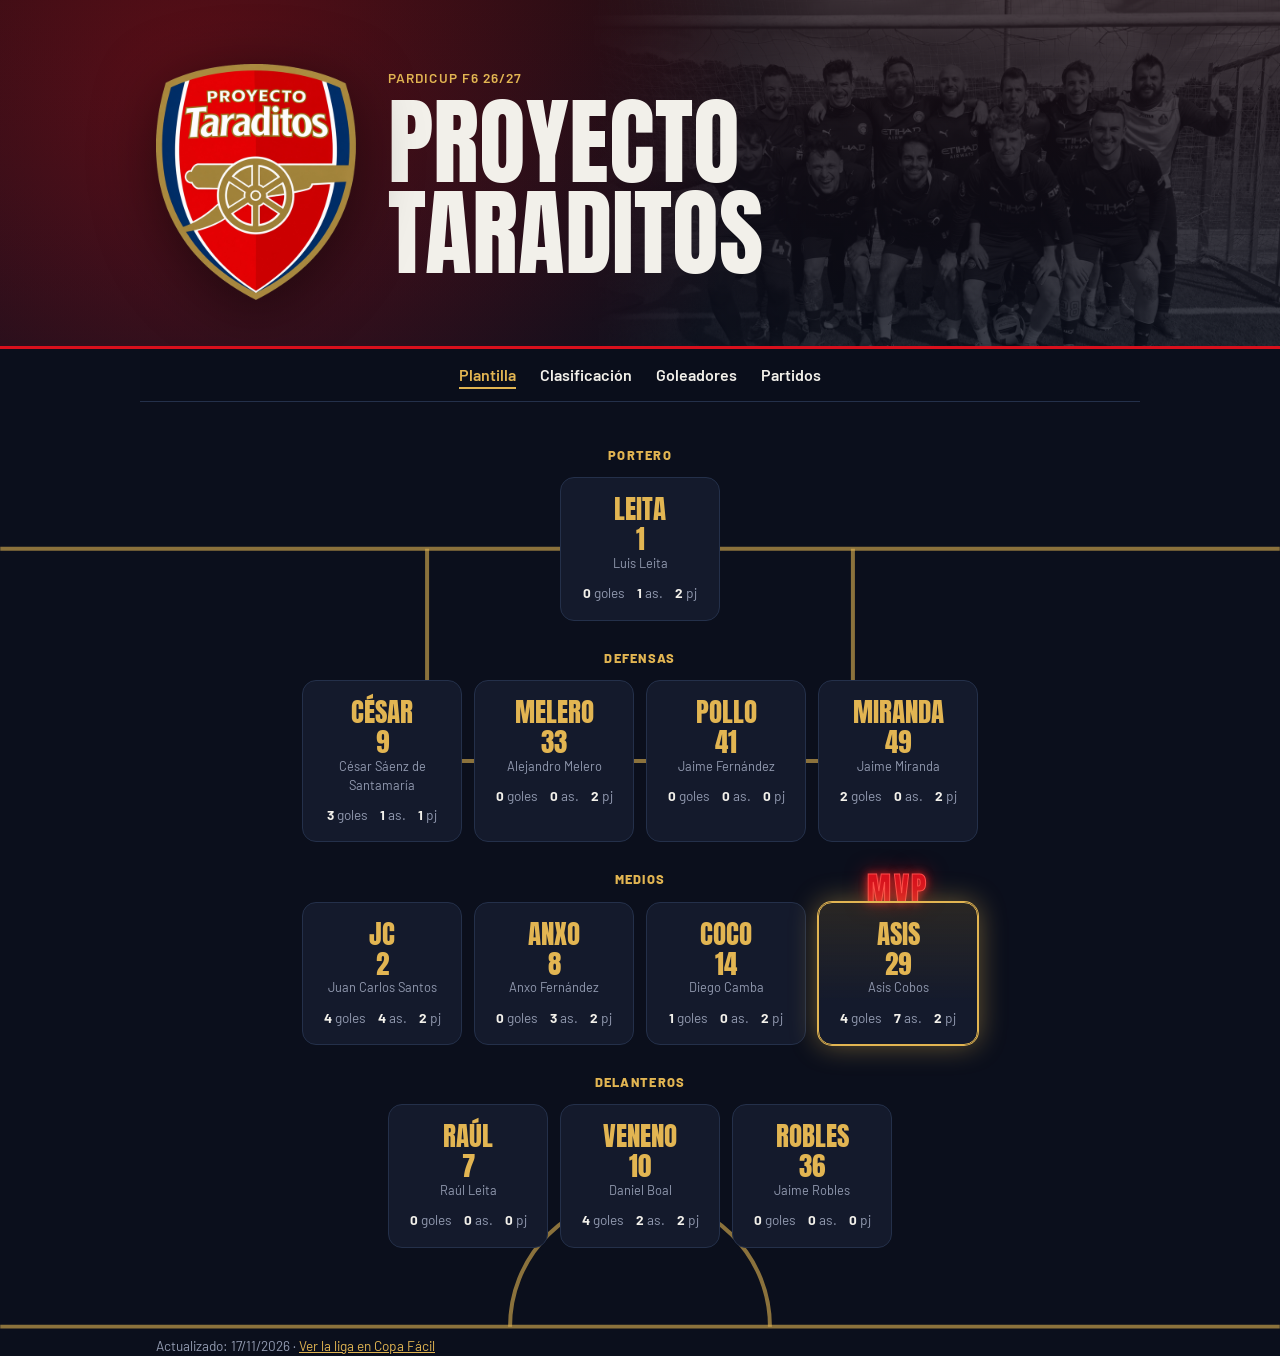
<file: index.html>
<!doctype html>
<html lang="es">
<head>
  <meta charset="utf-8">
  <meta name="viewport" content="width=device-width, initial-scale=1">
  <title>Plantilla · Proyecto Taraditos</title>
  <link rel="icon" href="escudo.png">
  <link rel="preconnect" href="https://fonts.googleapis.com">
  <link href="https://fonts.googleapis.com/css2?family=Anton&family=Barlow:wght@400;600;800&display=swap" rel="stylesheet">
  <link rel="stylesheet" href="estilos.css">
</head>
<body>
  <header class="hero">
    <div class="wrap hero-grid">
      <a href="index.html"><img class="escudo" src="escudo.png" alt="Escudo de Proyecto Taraditos"></a>
      <div>
        <p class="liga" id="liga"></p>
        <h1 id="equipo"></h1>
      </div>
    </div>
  </header>

  <nav class="tabs wrap">
    <a href="index.html">Plantilla</a>
    <a href="clasificacion.html">Clasificación</a>
    <a href="goleadores.html">Goleadores</a>
    <a href="partidos.html">Partidos</a>
  </nav>

  <main class="wrap">
    <section class="campo">
      <div id="jugadores"></div>
    </section>
  </main>

  <footer class="wrap">
    <span id="actualizado"></span> · <a id="liga-link" target="_blank" rel="noopener">Ver la liga en Copa Fácil</a>
  </footer>

  <script src="liga.js"></script>
  <script src="datos.js"></script>
  <script src="app.js"></script>
</body>
</html>
</file>
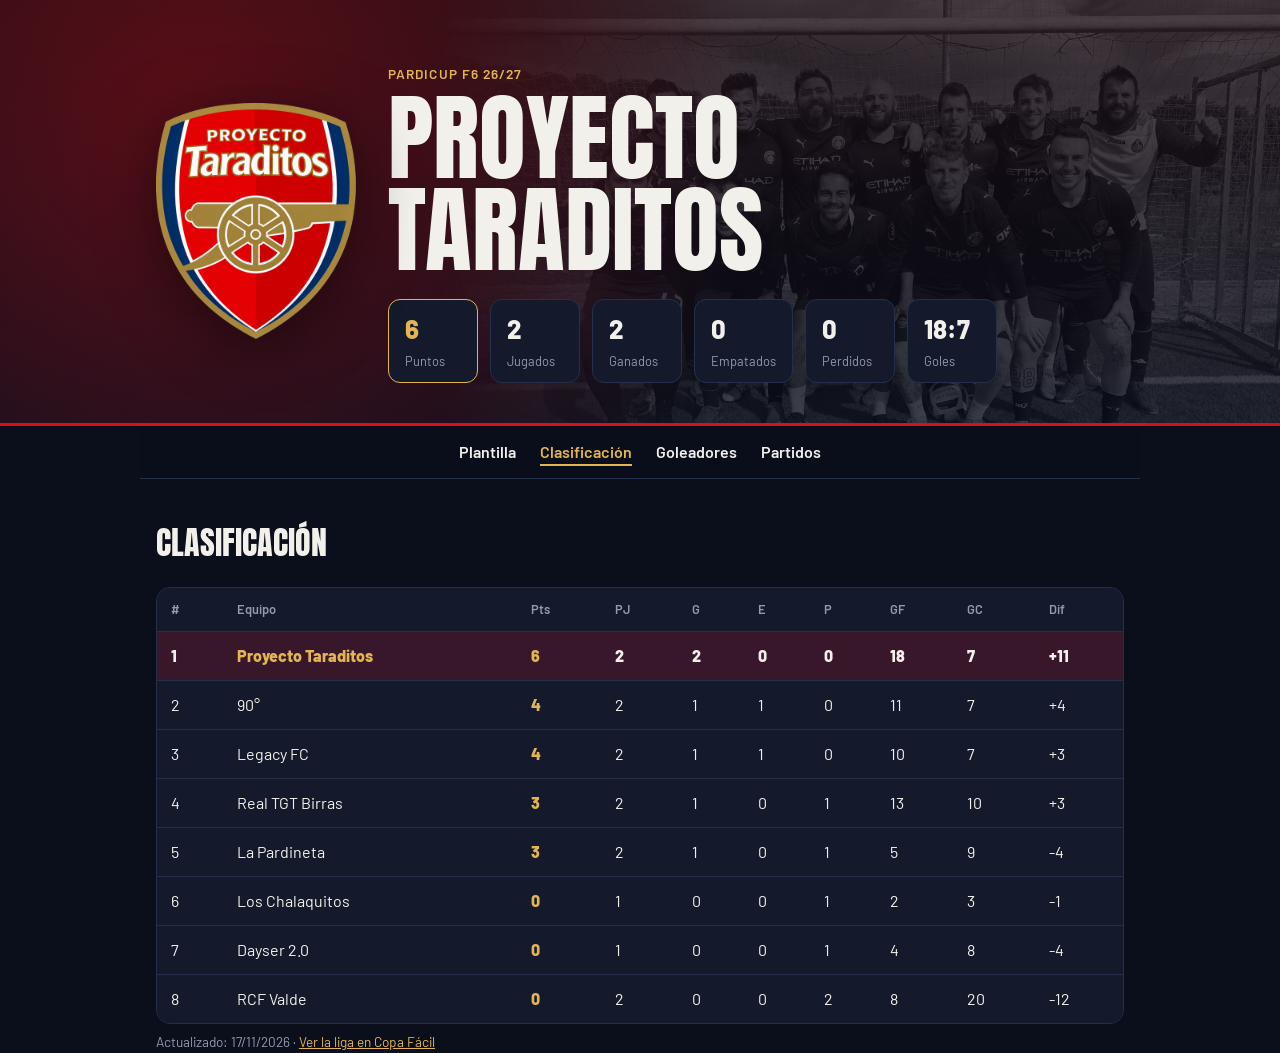
<file: clasificacion.html>
<!doctype html>
<html lang="es">
<head>
  <meta charset="utf-8">
  <meta name="viewport" content="width=device-width, initial-scale=1">
  <title>Clasificación · Proyecto Taraditos</title>
  <link rel="icon" href="escudo.png">
  <link rel="preconnect" href="https://fonts.googleapis.com">
  <link href="https://fonts.googleapis.com/css2?family=Anton&family=Barlow:wght@400;600;800&display=swap" rel="stylesheet">
  <link rel="stylesheet" href="estilos.css">
</head>
<body>
  <header class="hero">
    <div class="wrap hero-grid">
      <a href="index.html"><img class="escudo" src="escudo.png" alt="Escudo de Proyecto Taraditos"></a>
      <div>
        <p class="liga" id="liga"></p>
        <h1 id="equipo"></h1>
        <div class="resumen" id="resumen"></div>
      </div>
    </div>
  </header>

  <nav class="tabs wrap">
    <a href="index.html">Plantilla</a>
    <a href="clasificacion.html">Clasificación</a>
    <a href="goleadores.html">Goleadores</a>
    <a href="partidos.html">Partidos</a>
  </nav>

  <main class="wrap">
    <section>
      <h2>Clasificación</h2>
      <div class="tabla-wrap">
        <table>
          <thead><tr><th>#</th><th>Equipo</th><th>Pts</th><th>PJ</th><th>G</th><th>E</th><th>P</th><th>GF</th><th>GC</th><th>Dif</th></tr></thead>
          <tbody id="clasificacion"></tbody>
        </table>
      </div>
    </section>
  </main>

  <footer class="wrap">
    <span id="actualizado"></span> · <a id="liga-link" target="_blank" rel="noopener">Ver la liga en Copa Fácil</a>
  </footer>

  <script src="liga.js"></script>
  <script src="datos.js"></script>
  <script src="app.js"></script>
</body>
</html>
</file>
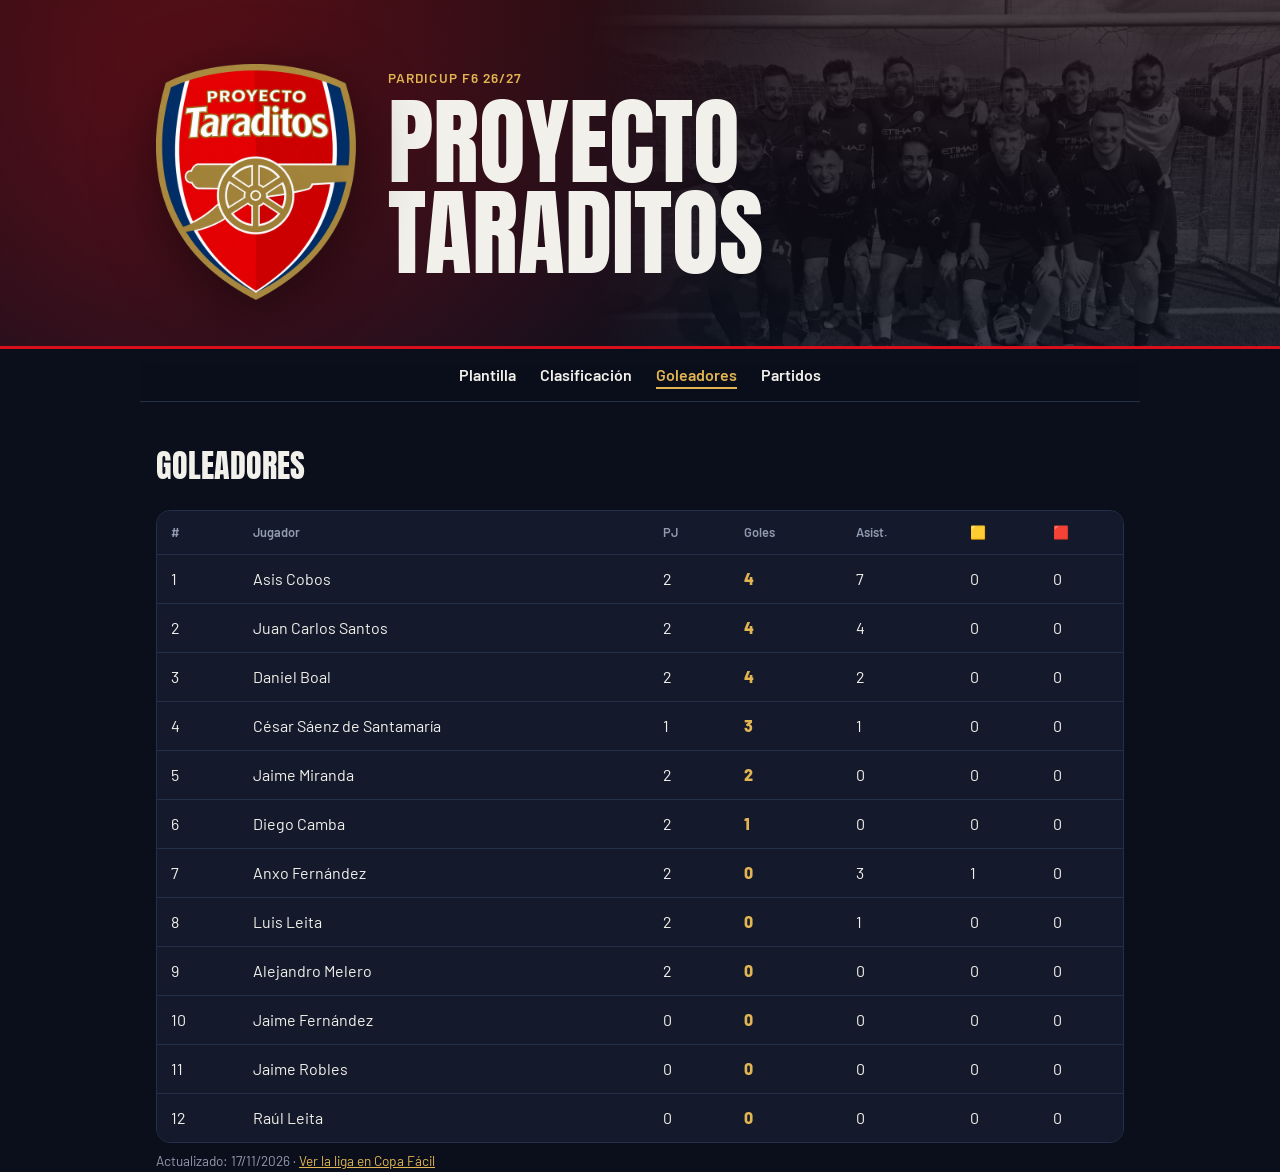
<file: goleadores.html>
<!doctype html>
<html lang="es">
<head>
  <meta charset="utf-8">
  <meta name="viewport" content="width=device-width, initial-scale=1">
  <title>Goleadores · Proyecto Taraditos</title>
  <link rel="icon" href="escudo.png">
  <link rel="preconnect" href="https://fonts.googleapis.com">
  <link href="https://fonts.googleapis.com/css2?family=Anton&family=Barlow:wght@400;600;800&display=swap" rel="stylesheet">
  <link rel="stylesheet" href="estilos.css">
</head>
<body>
  <header class="hero">
    <div class="wrap hero-grid">
      <a href="index.html"><img class="escudo" src="escudo.png" alt="Escudo de Proyecto Taraditos"></a>
      <div>
        <p class="liga" id="liga"></p>
        <h1 id="equipo"></h1>
      </div>
    </div>
  </header>

  <nav class="tabs wrap">
    <a href="index.html">Plantilla</a>
    <a href="clasificacion.html">Clasificación</a>
    <a href="goleadores.html">Goleadores</a>
    <a href="partidos.html">Partidos</a>
  </nav>

  <main class="wrap">
    <section>
      <h2>Goleadores</h2>
      <div class="tabla-wrap">
        <table>
          <thead><tr><th>#</th><th>Jugador</th><th>PJ</th><th>Goles</th><th>Asist.</th><th title="Amarillas">🟨</th><th title="Rojas">🟥</th></tr></thead>
          <tbody id="tabla"></tbody>
        </table>
      </div>
    </section>
  </main>

  <footer class="wrap">
    <span id="actualizado"></span> · <a id="liga-link" target="_blank" rel="noopener">Ver la liga en Copa Fácil</a>
  </footer>

  <script src="liga.js"></script>
  <script src="datos.js"></script>
  <script src="app.js"></script>
</body>
</html>
</file>
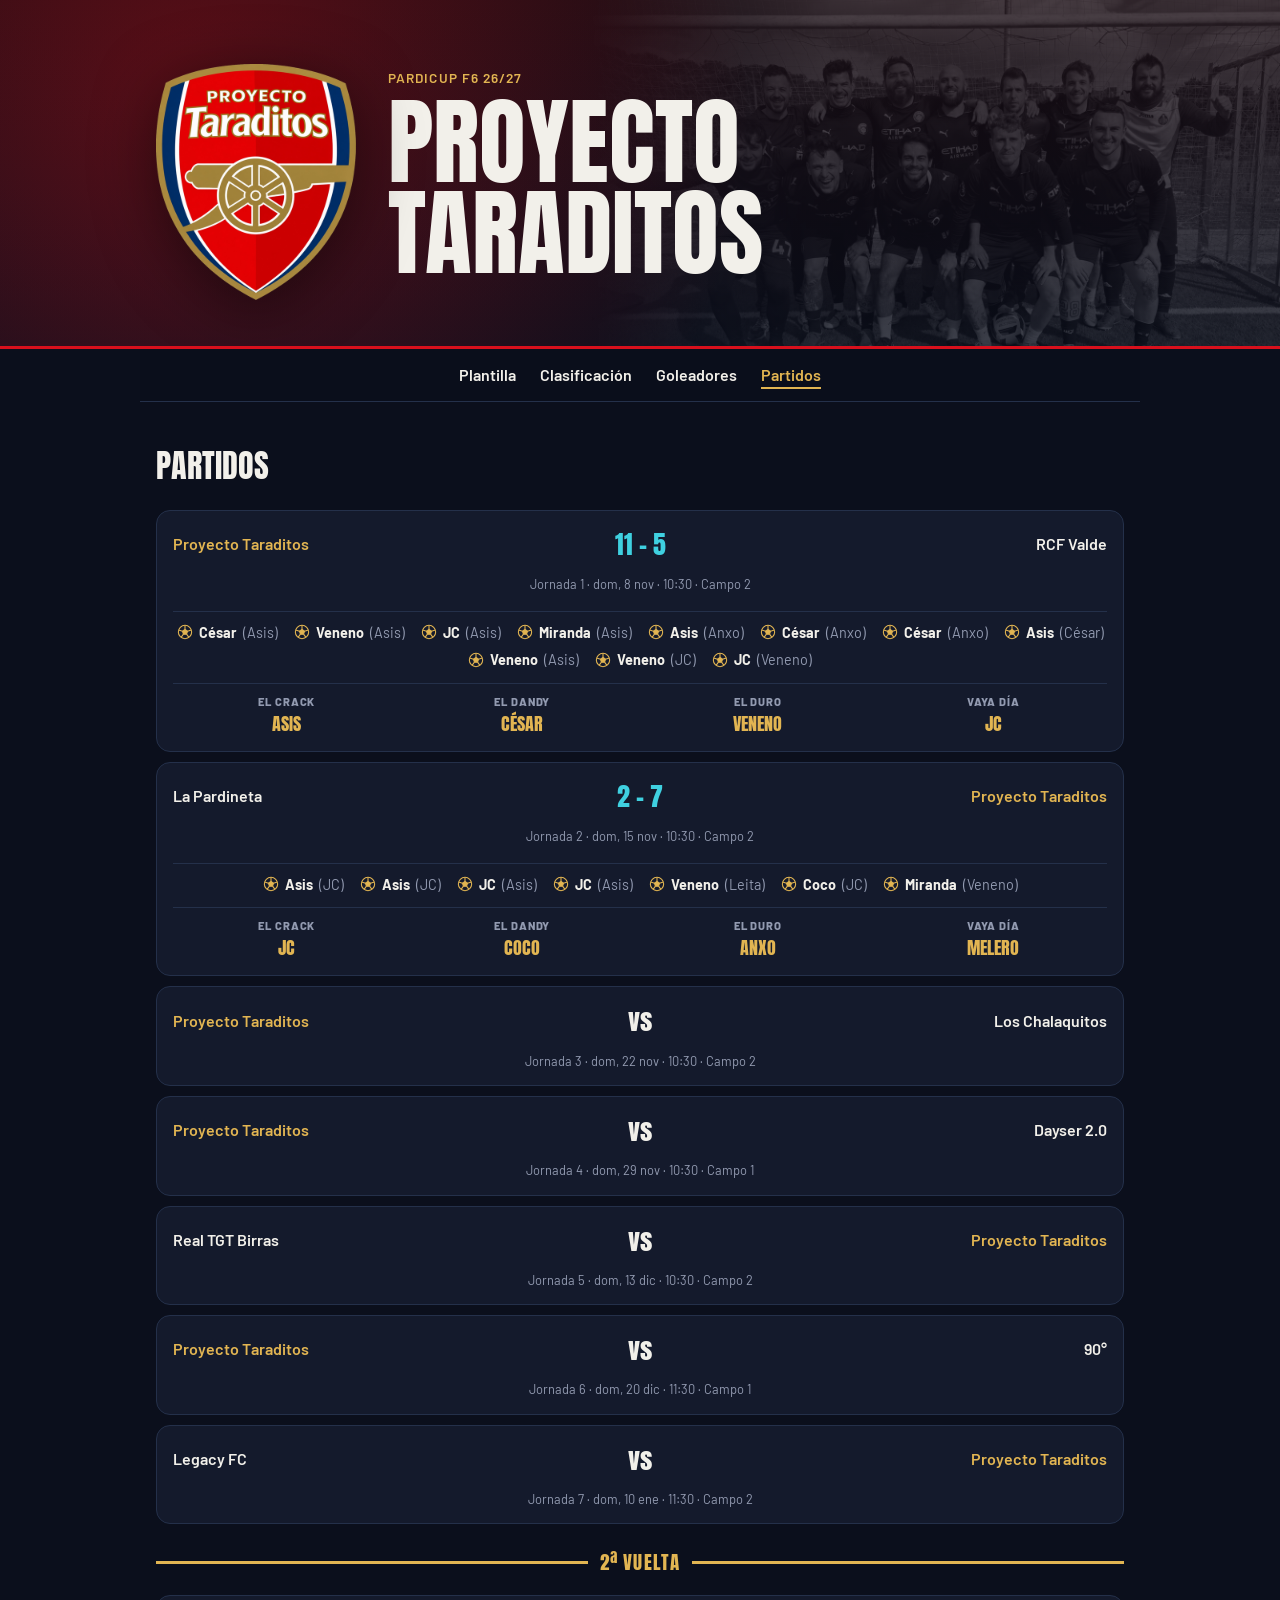
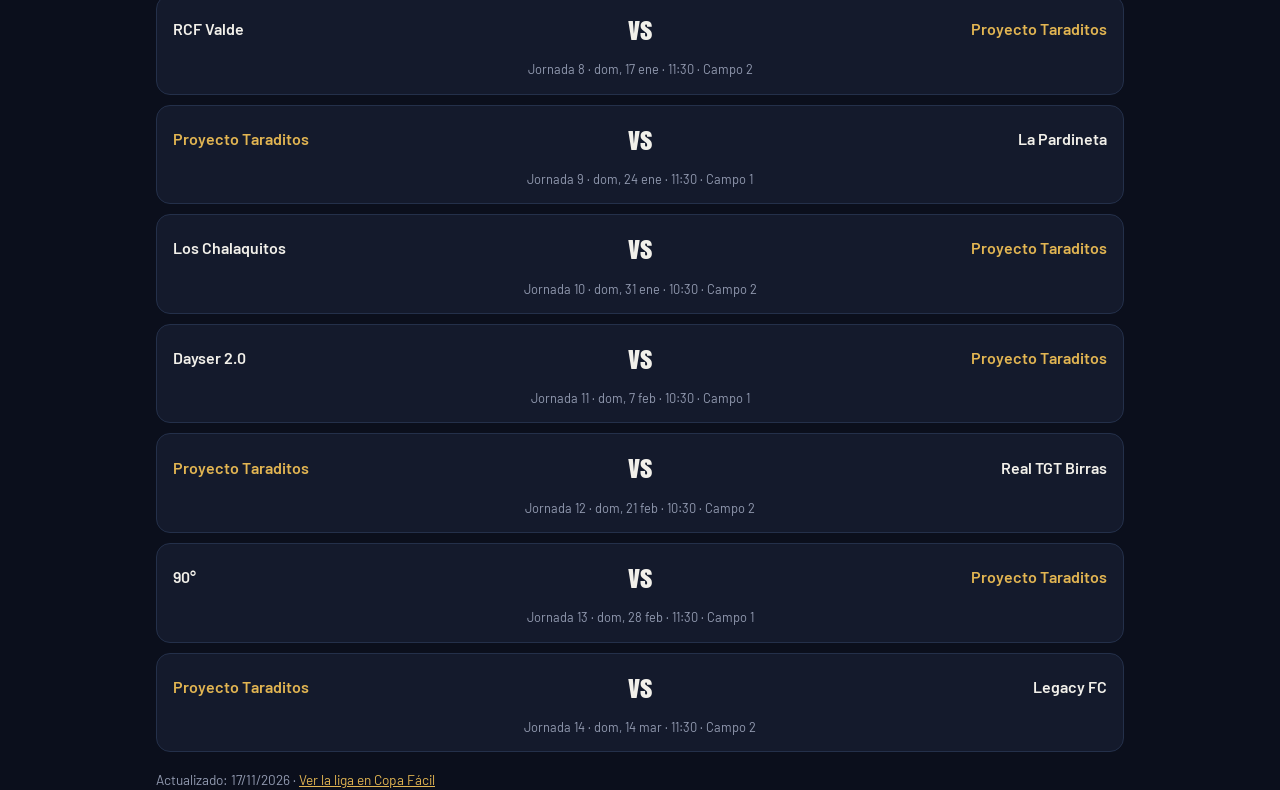
<file: partidos.html>
<!doctype html>
<html lang="es">
<head>
  <meta charset="utf-8">
  <meta name="viewport" content="width=device-width, initial-scale=1">
  <title>Partidos · Proyecto Taraditos</title>
  <link rel="icon" href="escudo.png">
  <link rel="preconnect" href="https://fonts.googleapis.com">
  <link href="https://fonts.googleapis.com/css2?family=Anton&family=Barlow:wght@400;600;800&display=swap" rel="stylesheet">
  <link rel="stylesheet" href="estilos.css">
</head>
<body>
  <header class="hero">
    <div class="wrap hero-grid">
      <a href="index.html"><img class="escudo" src="escudo.png" alt="Escudo de Proyecto Taraditos"></a>
      <div>
        <p class="liga" id="liga"></p>
        <h1 id="equipo"></h1>
      </div>
    </div>
  </header>

  <nav class="tabs wrap">
    <a href="index.html">Plantilla</a>
    <a href="clasificacion.html">Clasificación</a>
    <a href="goleadores.html">Goleadores</a>
    <a href="partidos.html">Partidos</a>
  </nav>

  <main class="wrap">
    <section>
      <h2>Partidos</h2>
      <div id="lista-partidos"></div>
    </section>
  </main>

  <footer class="wrap">
    <span id="actualizado"></span> · <a id="liga-link" target="_blank" rel="noopener">Ver la liga en Copa Fácil</a>
  </footer>

  <script src="liga.js"></script>
  <script src="datos.js"></script>
  <script src="app.js"></script>
</body>
</html>
</file>
<file: estilos.css>
:root {
  --bg: #0b0f1c;
  --card: #141a2c;
  --line: #24304a;
  --text: #f2f0ea;
  --muted: #929ab0;
  --accent: #e2b552;
  --red: #d8101c;
  --win: #3fd0e0;
  --draw: #e2b552;
  --loss: #ff4a4a;
}

* { box-sizing: border-box; }
html { scroll-behavior: smooth; }
body {
  margin: 0;
  background: var(--bg);
  color: var(--text);
  font-family: Barlow, system-ui, sans-serif;
  line-height: 1.5;
}
a { color: var(--accent); }
.wrap { max-width: 1000px; margin: 0 auto; padding: 0 16px; }

.hero {
  padding: 64px 0 40px;
  background:
    radial-gradient(circle at 15% 30%, rgba(216,16,28,.35), transparent 50%),
    linear-gradient(180deg, #1a0d14, var(--bg));
  border-bottom: 3px solid var(--red);
}
.hero { position: relative; overflow: hidden; }
.hero::before {
  content: ""; position: absolute; inset: 0;
  /* Siempre a lo ancho y pegada arriba: no se cortan ni laterales ni cabezas */
  background: url("foto-equipo.jpg") center top / 100% auto no-repeat;
  opacity: .2;
  /* La foto mide la mitad de alto que de ancho (50vw): se difumina antes de acabar */
  -webkit-mask-image: linear-gradient(to bottom, #000 calc(min(50vw, 100%) * .55), transparent min(50vw, 100%));
          mask-image: linear-gradient(to bottom, #000 calc(min(50vw, 100%) * .55), transparent min(50vw, 100%));
}
@media (min-width: 601px) {
  /* En pantalla ancha: la foto toma la altura de la cabecera (sale el grupo entero), a la derecha y difuminada hacia el escudo */
  .hero::before {
    left: auto; aspect-ratio: 2 / 1; max-width: 100%;
    background-position: center; background-size: cover;
    -webkit-mask-image: linear-gradient(to right, transparent, #000 35%);
            mask-image: linear-gradient(to right, transparent, #000 35%);
  }
}
@media (max-width: 600px) {
  /* En móvil: cabecera baja, escudo pequeño al lado del título y la foto llenando el resto a la derecha */
  .hero { padding: 20px 0; }
  .hero::before {
    left: 76px; background-position: center 30%; background-size: cover;
    -webkit-mask-image: linear-gradient(to right, transparent, #000 25%);
            mask-image: linear-gradient(to right, transparent, #000 25%);
  }
  .hero-grid { gap: 14px; }
  .resumen { margin-top: 16px; }
}
.hero > .wrap { position: relative; }
.hero-grid { display: flex; align-items: center; gap: 32px; }
.escudo { width: clamp(110px, 22vw, 200px); height: auto; flex-shrink: 0; filter: drop-shadow(0 10px 30px rgba(0,0,0,.5)); }
.liga { margin: 0; color: var(--accent); font-weight: 600; letter-spacing: .08em; text-transform: uppercase; font-size: .85rem; }
h1 {
  font-family: Anton, Impact, sans-serif;
  font-weight: 400;
  font-size: clamp(2.8rem, 11vw, 6rem);
  line-height: .95;
  margin: 8px 0 24px;
  text-transform: uppercase;
}
.resumen { display: flex; flex-wrap: wrap; gap: 12px; }
@media (max-width: 600px) {
  .escudo { width: 72px; }
  h1 { font-size: clamp(2rem, 10vw, 2.8rem); margin-bottom: 0; }
}
.dato { background: var(--card); border: 1px solid var(--line); border-radius: 12px; padding: 10px 16px; min-width: 90px; }
.dato b { display: block; font-size: 1.6rem; font-weight: 800; }
.dato span { color: var(--muted); font-size: .8rem; }
.dato:first-child { border-color: var(--accent); }
.dato:first-child b { color: var(--accent); }

.tabs {
  position: sticky; top: 0; z-index: 5;
  display: flex; justify-content: center; gap: 24px;
  background: rgba(11,15,28,.92);
  backdrop-filter: blur(8px);
  border-bottom: 1px solid var(--line);
  padding-top: 14px; padding-bottom: 14px;
}
.tabs a { color: var(--text); text-decoration: none; font-weight: 600; }
.tabs a:hover { color: var(--accent); }
.tabs a[aria-current="page"] { color: var(--accent); box-shadow: 0 2px 0 var(--accent); }

section { padding: 40px 0 8px; scroll-margin-top: 50px; }
h2 { font-family: Anton, Impact, sans-serif; font-weight: 400; font-size: 2rem; text-transform: uppercase; margin: 0 0 20px; }

.linea {
  margin: 28px 0 12px; font-size: .8rem; font-weight: 800; letter-spacing: .1em;
  text-transform: uppercase; color: var(--accent);
}
.linea:first-child { margin-top: 0; }
/* Plantilla sobre un campo dibujado */
.campo h2, .campo .linea { text-align: center; }
section.campo { padding-top: 12px; }
#jugadores { position: relative; padding: 4px 16px 80px; }
#jugadores .linea, #jugadores .grid { position: relative; z-index: 1; }
#jugadores .grid { display: flex; flex-wrap: wrap; justify-content: center; }
#jugadores .jugador { flex: 0 0 160px; }
.lineas { position: absolute; top: 0; height: 100%; pointer-events: none; z-index: 0; overflow: visible; }
.lineas path { fill: none; stroke: var(--accent); stroke-opacity: .6; stroke-width: 4; }
@media (max-width: 500px) {
  #jugadores { padding-left: 8px; padding-right: 8px; }
  #jugadores .jugador { flex-basis: 140px; }}

.grid { display: grid; grid-template-columns: repeat(auto-fill, minmax(150px, 1fr)); gap: 12px; }
.jugador {
  background: var(--card); border: 1px solid var(--line); border-radius: 14px;
  padding: 16px; position: relative; overflow: hidden;
}
.jugador .num { font-family: Anton, Impact, sans-serif; font-size: 3rem; line-height: 1; color: var(--accent); }
/* Si las fichas se parten en varias filas (móvil), deja sitio encima del MVP */
#jugadores .grid:has(.mvp) { row-gap: 38px; }
.jugador.mvp {
  overflow: visible;
  border-color: var(--accent);
  box-shadow: 0 0 0 1px var(--accent), 0 0 28px rgba(226,181,82,.45);
  background: linear-gradient(180deg, rgba(226,181,82,.14), var(--card) 70%);
}
.jugador.mvp::before {
  content: "MVP";
  position: absolute; top: -30px; left: 50%; transform: translateX(-50%); z-index: -1;
  color: var(--red);
  font-family: Anton, Impact, sans-serif; font-size: 2rem; line-height: 1; letter-spacing: .08em;
  -webkit-text-stroke: 1px #ff4a4a;
  text-shadow: 0 0 8px rgba(255,40,40,.9), 0 0 22px rgba(255,20,20,.6);
}
#jugadores .jugador { text-align: center; }
#jugadores .jugador .stats { justify-content: center; }
.jugador .dorsal { color: var(--text); }
.jugador .mote { font-family: Anton, Impact, sans-serif; font-size: 1.7rem; line-height: 1.1; color: var(--accent); text-transform: uppercase; }
.jugador .nom { font-weight: 800; margin-top: 8px; }
.jugador .pos { color: var(--muted); font-size: .8rem; }
.jugador .stats { display: flex; flex-wrap: wrap; gap: 4px 12px; margin-top: 10px; font-size: .85rem; color: var(--muted); }
.jugador .stats span { white-space: nowrap; }
.jugador .stats b { color: var(--text); }

.tabla-wrap { overflow-x: auto; border: 1px solid var(--line); border-radius: 14px; }
table { width: 100%; border-collapse: collapse; background: var(--card); }
th, td { padding: 12px 14px; text-align: left; white-space: nowrap; }
th { color: var(--muted); font-size: .8rem; font-weight: 600; border-bottom: 1px solid var(--line); }
tbody tr + tr td { border-top: 1px solid var(--line); }
td.goles, td.pts { font-weight: 800; color: var(--accent); }
tr.nuestro td { background: rgba(216,16,28,.18); font-weight: 800; }
tr.nuestro .eq-nom { color: var(--accent); }

.partido {
  display: grid; grid-template-columns: 1fr auto 1fr; align-items: center; gap: 12px;
  background: var(--card); border: 1px solid var(--line);
  border-radius: 14px; padding: 14px 16px; margin-bottom: 10px;
}
.partido.v .marcador { color: var(--win); }
.partido.e .marcador { color: var(--draw); }
.partido.d .marcador { color: var(--loss); }
.partido .eq { font-weight: 600; }
.partido .eq:last-of-type { text-align: right; }
.partido .nuestro { color: var(--accent); }
.partido .marcador { font-family: Anton, Impact, sans-serif; font-size: 1.6rem; text-align: center; }
.partido .info { grid-column: 1 / -1; color: var(--muted); font-size: .8rem; text-align: center; }

.goles-partido {
  grid-column: 1 / -1; list-style: none; margin: 4px 0 0; padding: 10px 0 0;
  border-top: 1px solid var(--line);
  display: flex; flex-wrap: wrap; justify-content: center; gap: 6px 16px; font-size: .9rem;
}
.goles-partido span { color: var(--muted); }
.goles-partido li { display: inline-flex; align-items: center; gap: 6px; }
.balon { width: 16px; height: 16px; flex-shrink: 0; fill: none; stroke: var(--accent); stroke-width: 1.6; stroke-linejoin: round; }
.balon polygon { fill: var(--accent); }

.valoraciones {
  grid-column: 1 / -1; display: grid; grid-template-columns: repeat(4, 1fr); gap: 8px;
  padding-top: 10px; border-top: 1px solid var(--line); text-align: center;
}
.valoraciones span { display: block; color: var(--muted); font-size: .7rem; font-weight: 800; letter-spacing: .08em; text-transform: uppercase; }
.valoraciones b { font-family: Anton, Impact, sans-serif; font-weight: 400; font-size: 1.1rem; color: var(--accent); text-transform: uppercase; }
@media (max-width: 500px) { .valoraciones { grid-template-columns: repeat(2, 1fr); } }

footer { padding: 40px 16px; color: var(--muted); font-size: .85rem; }

@media (max-width: 500px) {
  .tabs { gap: 16px; }
  .partido .eq { font-size: .9rem; }
}

/* Separador entre la 1ª y la 2ª vuelta */
.vuelta {
  display: flex; align-items: center; gap: 12px; margin: 24px 0 18px;
  color: var(--accent); font-family: Anton, Impact, sans-serif; font-size: 1.2rem; text-transform: uppercase; letter-spacing: .06em;
}
.vuelta::before, .vuelta::after { content: ""; flex: 1; height: 3px; background: var(--accent); }
</file>
